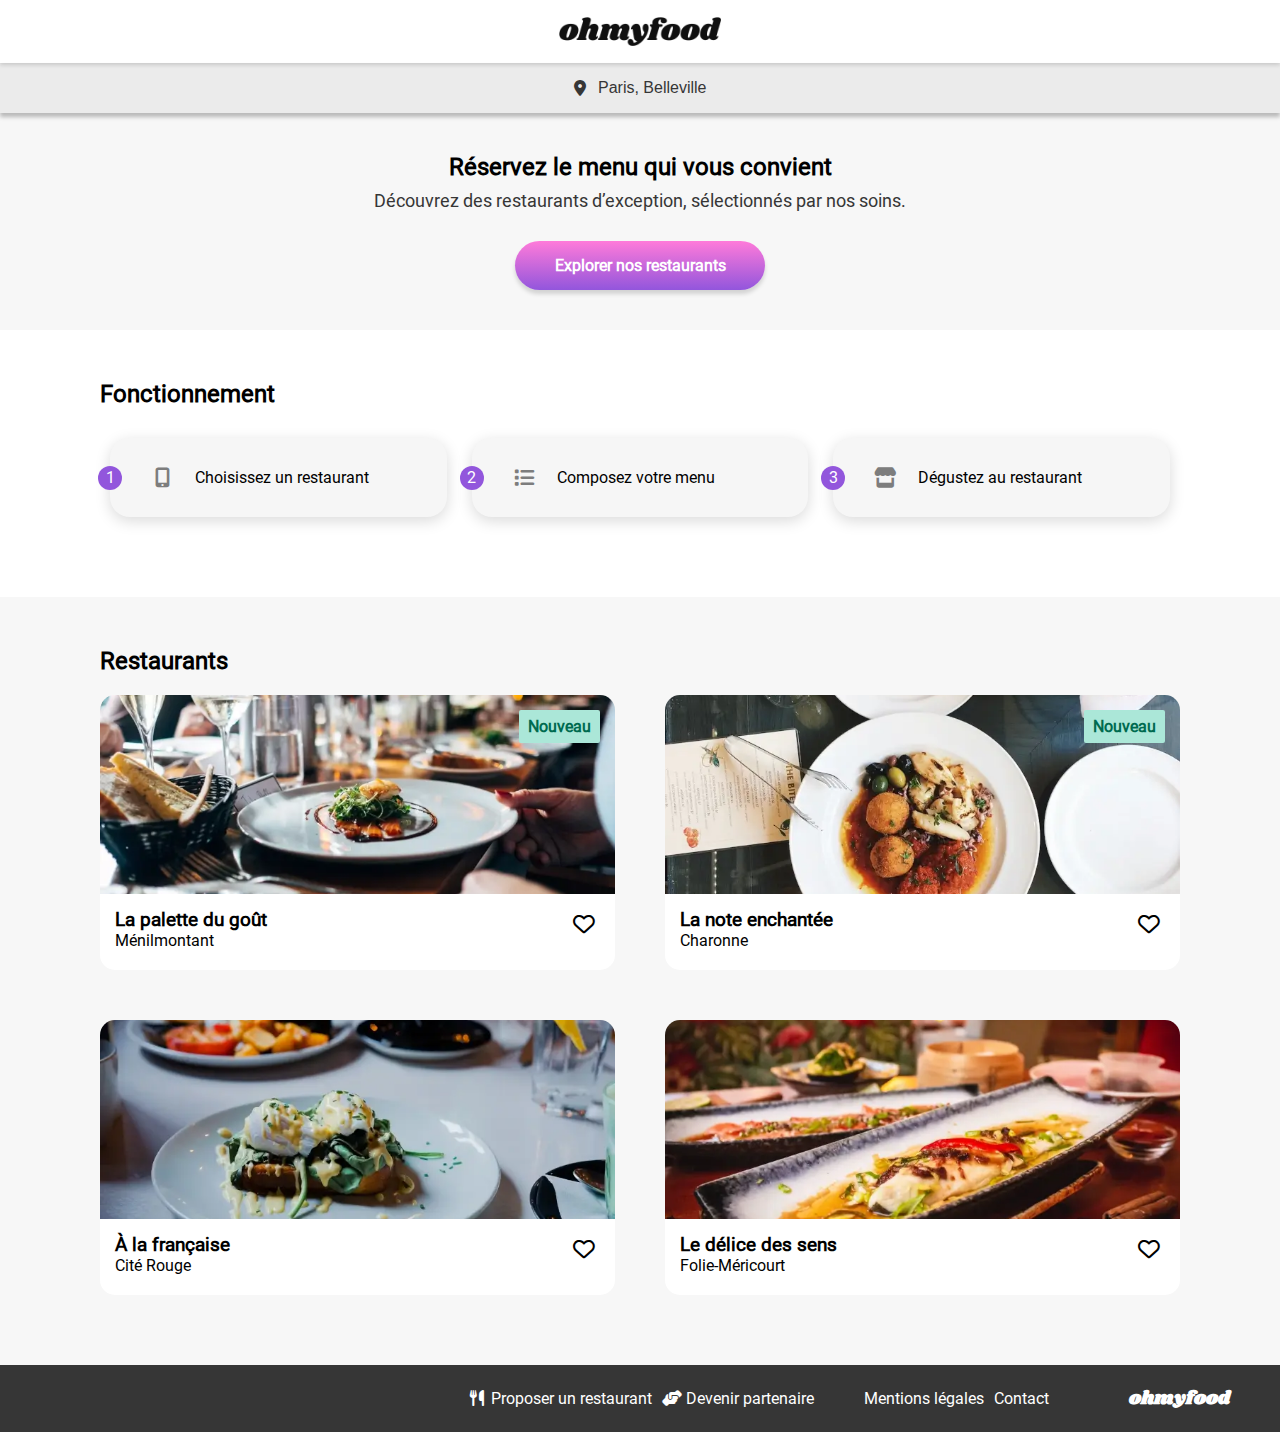
<file: index.html>
<!DOCTYPE html>
<html lang="fr">

<head>
    <meta charset="utf-8">
    <meta name="viewport" content="width=device-width, initial-scale=1.0">

    <title>ohmyfood</title>

    <meta
        name="description"
        content="Réservez le menu qui vous convient - Découvrez des restaurants d’exception, sélectionnés par nos soins"
    >

    <link rel="stylesheet" href="style/css/fa.min.css">
    <link rel="stylesheet" href="style/css/home.css">
</head>

<body>
    <div class="loader">
        <span class="fa-stack fa-10x">
            <i class="fa-solid fa-circle-notch fa-stack-2x"></i>
            <i class="fa-solid fa-utensils fa-stack-1x"></i>
        </span>
    </div>

    <header>
        <img src="images/ohmyfood.webp" alt="Logo OhMyFood">
    </header>

    <form>
        <label class="fa-solid fa-location-dot" for="location" aria-label="Rechercher"></label>
        <input type="search" id="location" value="Paris, Belleville">
    </form>

    <main>
        <hgroup>
            <h1>Réservez le menu qui vous convient</h1>

            <p>
                Découvrez des restaurants d’exception, sélectionnés par nos soins.

                <a href="#restaurants" class="btn">
                    Explorer nos restaurants
                </a>
            </p>
        </hgroup>

        <section>
            <h2>Fonctionnement</h2>

            <ol>
                <li>
                    <i class="fa-solid fa-mobile-alt fa-lg fa-fw"></i>
                    Choisissez un restaurant
                </li>

                <li>
                    <i class="fa-solid fa-list fa-lg fa-fw"></i>
                    Composez votre menu
                </li>

                <li>
                    <i class="fa-solid fa-store fa-lg fa-fw"></i>
                    Dégustez au restaurant
                </li>
            </ol>
        </section>

        <article id="restaurants">
            <h2>Restaurants</h2>

            <ul>
                <li>
                    <figure>
                        <a href="menus/la-palette-du-gout.html">
                            <b>Nouveau</b>
                            <img src="images/restaurants/la-palette-du-gout-thumb.webp"
                                alt="Table dressée avec assiettes d'entrées, corbeille de pain & verres de vins"
                            >
                        </a>

                        <figcaption>
                            <a href="menus/la-palette-du-gout.html">
                                <h3>La palette du goût</h3>
                                <p>Ménilmontant</p>
                            </a>

                            <label class="heart" aria-label="Ajouter au favoris">
                                <input type="checkbox">
                                <i class="fa-regular fa-heart"></i>
                                <i class="fa-solid fa-heart"></i>
                            </label>
                        </figcaption>
                    </figure>
                </li>

                <li>
                    <figure>
                        <a href="menus/la-note-enchantee.html">
                            <b>Nouveau</b>
                            <img src="images/restaurants/la-note-enchantee-thumb.webp"
                                alt="Table dressée avec entrée, plat, pain & apéritifs"
                            >
                        </a>

                        <figcaption>
                            <a href="menus/la-note-enchantee.html">
                                <h3>La note enchantée</h3>
                                <p>Charonne</p>
                            </a>

                            <label class="heart" aria-label="Ajouter au favoris">
                                <input type="checkbox">
                                <i class="fa-regular fa-heart"></i>
                                <i class="fa-solid fa-heart"></i>
                            </label>
                        </figcaption>
                    </figure>
                </li>

                <li>
                    <figure>
                        <a href="menus/a-la-francaise.html">
                            <img
                            src="images/restaurants/a-la-francaise-thumb.webp"
                            alt="Table dressée avec entrée, plat & café"
                        >
                        </a>

                        <figcaption>
                            <a href="menus/a-la-francaise.html">
                                <h3>À la française</h3>
                                <p>Cité Rouge</p>
                            </a>

                            <label class="heart" aria-label="Ajouter au favoris">
                                <input type="checkbox">
                                <i class="fa-regular fa-heart"></i>
                                <i class="fa-solid fa-heart"></i>
                            </label>
                        </figcaption>
                    </figure>
                </li>

                <li>
                    <figure>
                        <a href="menus/le-delice-des-sens.html">
                            <img
                            src="images/restaurants/le-delice-des-sens-thumb.webp"
                            alt="Plats de poissons & de légumes & panier vapeur"
                        >
                        </a>

                        <figcaption>
                            <a href="menus/le-delice-des-sens.html">
                                <h3>Le délice des sens</h3>
                                <p>Folie-Méricourt</p>
                            </a>

                            <label class="heart" aria-label="Ajouter au favoris">
                                <input type="checkbox">
                                <i class="fa-regular fa-heart"></i>
                                <i class="fa-solid fa-heart"></i>
                            </label>
                        </figcaption>
                    </figure>
                </li>
            </ul>
        </article>
    </main>

    <footer>
        <h3>ohmyfood</h3>

        <ul>
            <li>
                <a href="#">
                    <i class="fa-solid fa-utensils fa-fw"></i>
                    Proposer un restaurant
                </a>
            </li>
            <li>
                <a href="#">
                    <i class="fa-solid fa-handshake-angle fa-fw"></i>
                    Devenir partenaire
                </a>
            </li>
            <li>
                <a href="#">Mentions légales</a>
            </li>
            <li>
                <a href="mailto:contact@ohmyfood.fr">Contact</a>
            </li>
        </ul>
    </footer>
</body>
</html>
</file>
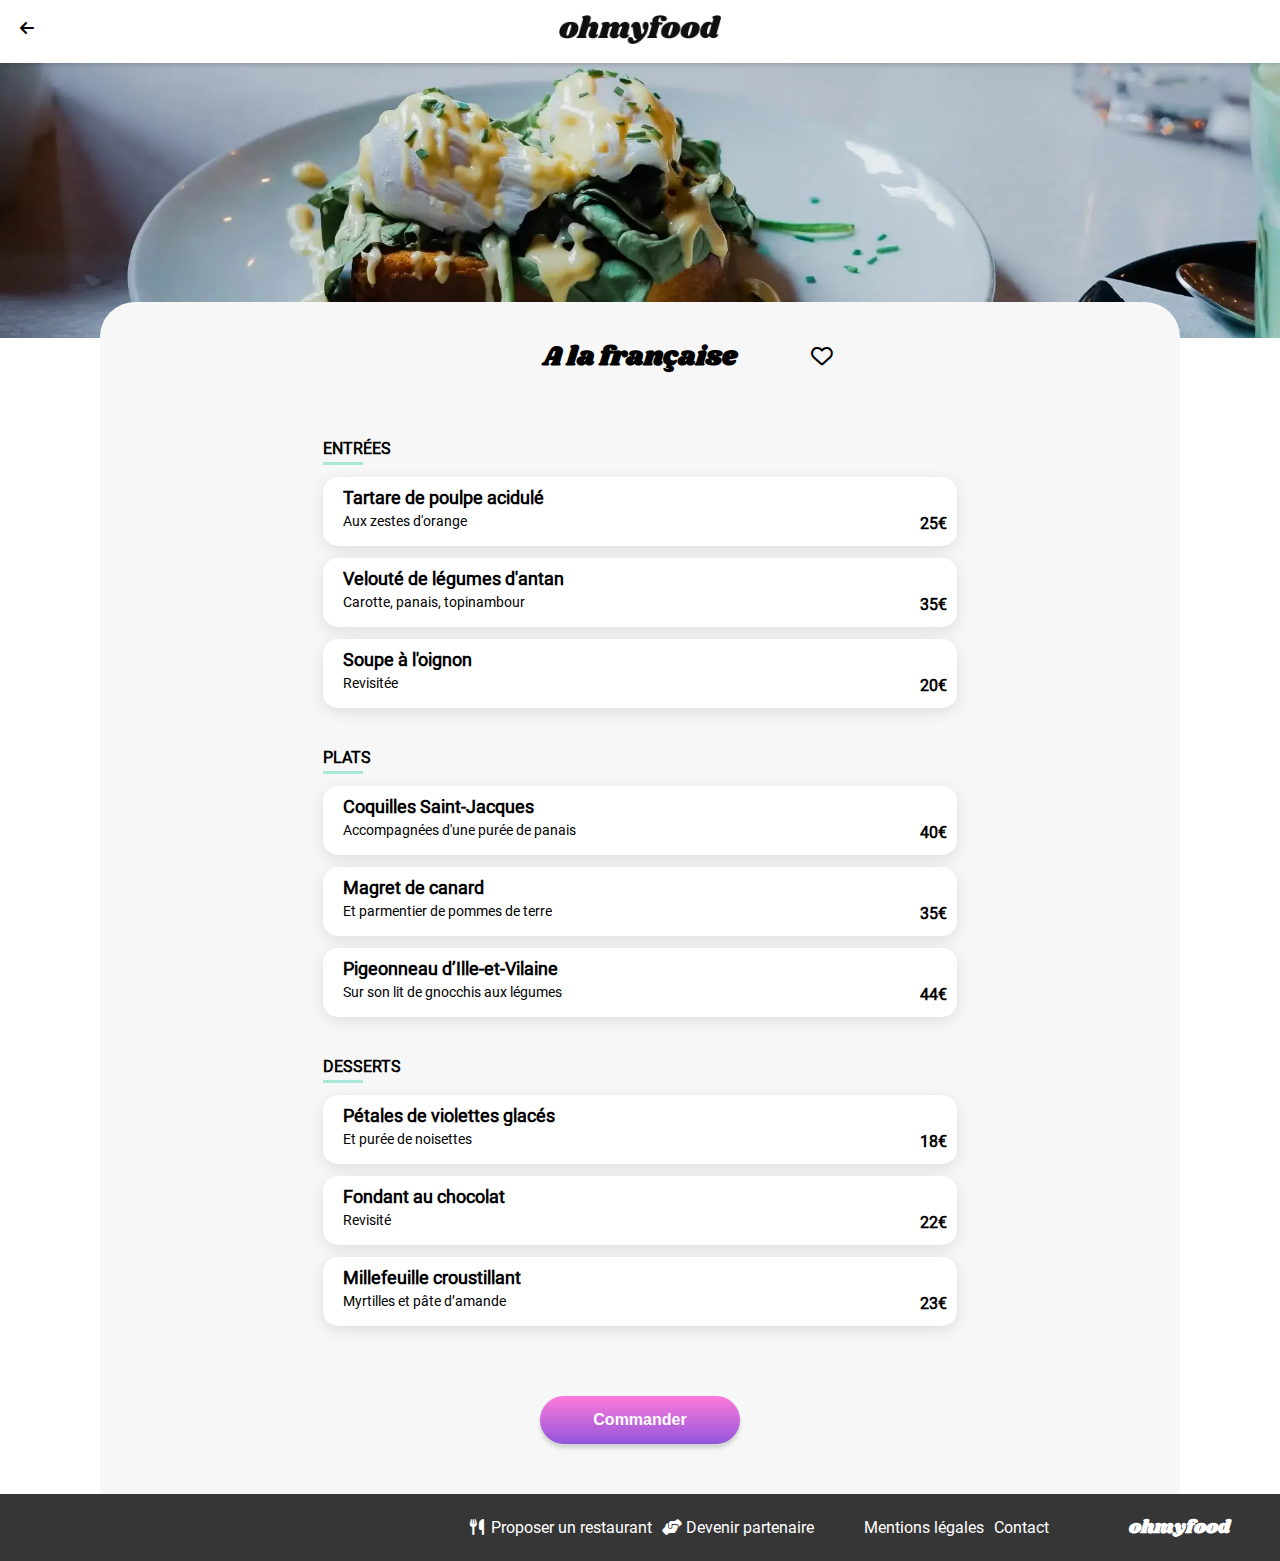
<file: menus/a-la-francaise.html>
<!DOCTYPE html>
<html lang="fr">

<head>
    <meta charset="utf-8">
    <meta name="viewport" content="width=device-width, initial-scale=1.0">

    <title>A la française</title>

    <meta
        name="description"
        content="Restaurant proposant du poulpe, des légumes d'antan, des coquilles Saint-Jacques, du magret de canard, du pigeonneau, de la violette, du fondant au chocolat & du Millefeuille."
    >

    <link rel="stylesheet" href="../style/css/fa.min.css">
    <link rel="stylesheet" href="../style/css/menus.css">
</head>

<body>
    <header>
        <a href="../index.html">
            <i class="fa-solid fa-arrow-left"></i>
            <img src="../images/ohmyfood.webp" alt="Logo OhMyFood">
        </a>
    </header>

    <main>
        <figure>
            <img
                src="../images/restaurants/a-la-francaise.webp"
                alt="Table dressée avec entrée, plat & café"
            >
        </figure>

        <article>
            <hgroup>
                <h1>A la française</h1>

                <p>
                    <label class="heart" aria-label="Ajouter au favoris">
                        <input type="checkbox">
                        <i class="fa-regular fa-heart"></i>
                        <i class="fa-solid fa-heart"></i>
                    </label>
                </p>
            </hgroup>

            <section>
                <h2>Entrées</h2>
                <div></div>

                <ul>
                    <li>
                        <hgroup>
                            <h3>Tartare de poulpe acidulé</h3>
                            <p>Aux zestes d'orange</p>
                        </hgroup>

                        <span>
                            <b>25€</b>
                            <i class="fa-solid fa-circle-check fa-lg"></i>
                        </span>
                    </li>

                    <li>
                        <hgroup>
                            <h3>Velouté de légumes d'antan</h3>
                            <p>Carotte, panais, topinambour</p>
                        </hgroup>

                        <span>
                            <b>35€</b>
                            <i class="fa-solid fa-circle-check fa-lg"></i>
                        </span>
                    </li>

                    <li>
                        <hgroup>
                            <h3>Soupe à l'oignon</h3>
                            <p>Revisitée</p>
                        </hgroup>

                        <span>
                            <b>20€</b>
                            <i class="fa-solid fa-circle-check fa-lg"></i>
                        </span>
                    </li>
                </ul>
            </section>

            <section>
                <h2>Plats</h2>
                <div></div>

                <ul>
                    <li>
                        <hgroup>
                            <h3>Coquilles Saint-Jacques</h3>
                            <p>Accompagnées d'une purée de panais</p>
                        </hgroup>

                        <span>
                            <b>40€</b>
                            <i class="fa-solid fa-circle-check fa-lg"></i>
                        </span>
                    </li>

                    <li>
                        <hgroup>
                            <h3>Magret de canard</h3>
                            <p>Et parmentier de pommes de terre</p>
                        </hgroup>

                        <span>
                            <b>35€</b>
                            <i class="fa-solid fa-circle-check fa-lg"></i>
                        </span>
                    </li>

                    <li>
                        <hgroup>
                            <h3>Pigeonneau d’Ille-et-Vilaine</h3>
                            <p>Sur son lit de gnocchis aux légumes</p>
                        </hgroup>

                        <span>
                            <b>44€</b>
                            <i class="fa-solid fa-circle-check fa-lg"></i>
                        </span>
                    </li>
                </ul>
            </section>

            <section>
                <h2>Desserts</h2>
                <div></div>

                    <ul>
                    <li>
                        <hgroup>
                            <h3>Pétales de violettes glacés</h3>
                            <p>Et purée de noisettes</p>
                        </hgroup>

                        <span>
                            <b>18€</b>
                            <i class="fa-solid fa-circle-check fa-lg"></i>
                        </span>
                    </li>

                    <li>
                        <hgroup>
                            <h3>Fondant au chocolat</h3>
                            <p>Revisité</p>
                        </hgroup>

                        <span>
                            <b>22€</b>
                            <i class="fa-solid fa-circle-check fa-lg"></i>
                        </span>
                    </li>

                    <li>
                        <hgroup>
                            <h3>Millefeuille croustillant</h3>
                            <p>Myrtilles et pâte d’amande</p>
                        </hgroup>

                        <span>
                            <b>23€</b>
                            <i class="fa-solid fa-circle-check fa-lg"></i>
                        </span>
                    </li>
                </ul>
            </section>

            <button class="btn">Commander</button>
        </article>
    </main>

    <footer>
        <h3>ohmyfood</h3>

        <ul>
            <li>
                <a href="#">
                    <i class="fa-solid fa-utensils fa-fw"></i>
                    Proposer un restaurant
                </a>
            </li>
            <li>
                <a href="#">
                    <i class="fa-solid fa-handshake-angle fa-fw"></i>
                    Devenir partenaire
                </a>
            </li>
            <li>
                <a href="#">Mentions légales</a>
            </li>
            <li>
                <a href="mailto:contact@ohmyfood.fr">Contact</a>
            </li>
        </ul>
    </footer>
</body>
</html>
</file>
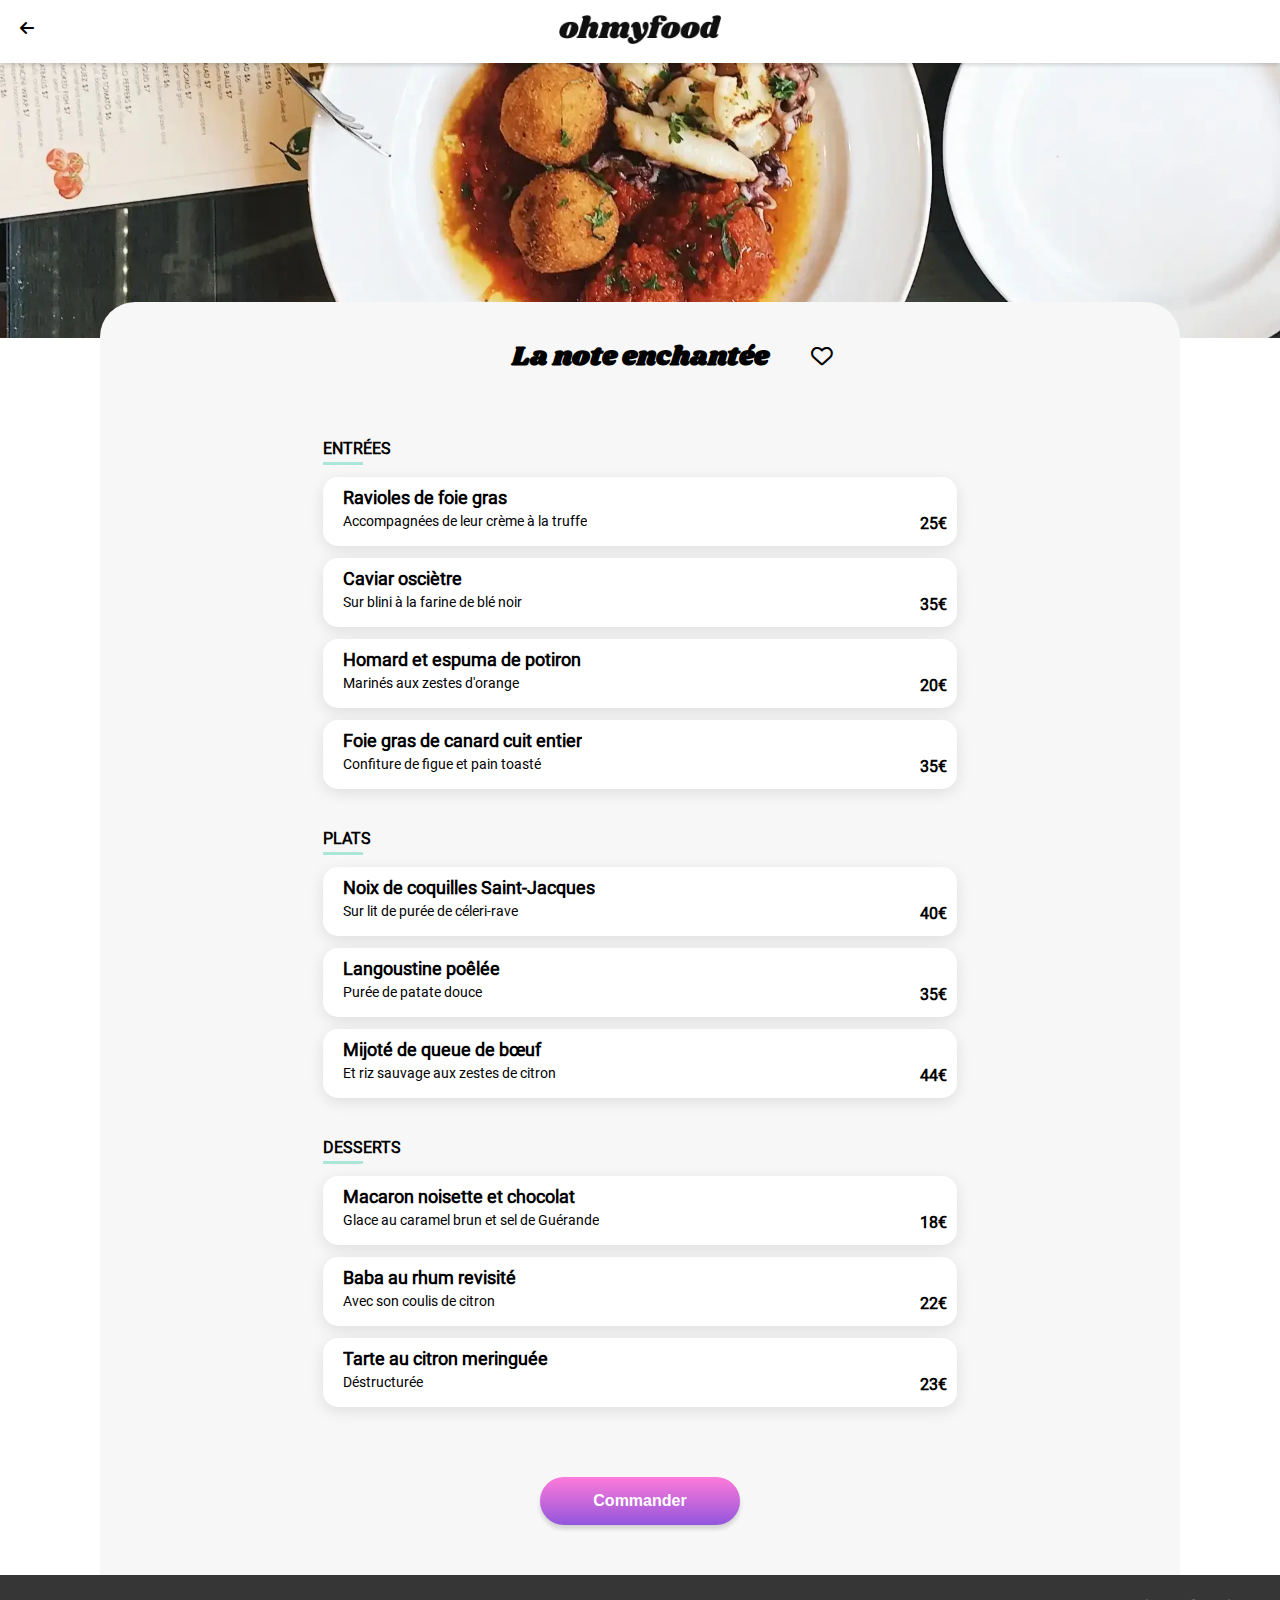
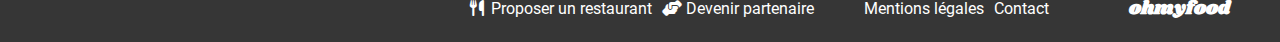
<file: menus/la-note-enchantee.html>
<!DOCTYPE html>
<html lang="fr">

<head>
    <meta charset="utf-8">
    <meta name="viewport" content="width=device-width, initial-scale=1.0">

    <title>La Note Enchantée</title>

    <meta
        name="description"
        content="Restaurant proposant du foie gras, de la truffe, du caviar, du homard, la langoustine, du boeuf, des ci=oquilles Saint-Jacques, des macarons, des babas au rhum & des tartes au citron."
    >

    <link rel="stylesheet" href="../style/css/fa.min.css">
    <link rel="stylesheet" href="../style/css/menus.css">
</head>

<body>
    <header>
        <a href="../index.html">
            <i class="fa-solid fa-arrow-left"></i>
            <img src="../images/ohmyfood.webp" alt="Logo OhMyFood">
        </a>
    </header>

    <main>
        <figure>
            <img
                src="../images/restaurants/la-note-enchantee.webp"
                alt="Table dressée avec entrée, plat, pain & apéritifs"
            >
        </figure>

        <article>
            <hgroup>
                <h1>La note enchantée</h1>

                <p>
                    <label class="heart" aria-label="Ajouter au favoris">
                        <input type="checkbox">
                        <i class="fa-regular fa-heart"></i>
                        <i class="fa-solid fa-heart"></i>
                    </label>
                </p>
            </hgroup>

            <section>
                <h2>Entrées</h2>
                <div></div>

                <ul>
                    <li>
                        <hgroup>
                            <h3>Ravioles de foie gras</h3>
                            <p>Accompagnées de leur crème à la truffe</p>
                        </hgroup>

                        <span>
                            <b>25€</b>
                            <i class="fa-solid fa-circle-check fa-lg"></i>
                        </span>
                    </li>

                    <li>
                        <hgroup>
                            <h3>Caviar osciètre</h3>
                            <p>Sur blini à la farine de blé noir</p>
                        </hgroup>

                        <span>
                            <b>35€</b>
                            <i class="fa-solid fa-circle-check fa-lg"></i>
                        </span>
                    </li>

                    <li>
                        <hgroup>
                            <h3>Homard et espuma de potiron</h3>
                            <p>Marinés aux zestes d'orange</p>
                        </hgroup>

                        <span>
                            <b>20€</b>
                            <i class="fa-solid fa-circle-check fa-lg"></i>
                        </span>
                    </li>

                    <li>
                        <hgroup>
                            <h3>Foie gras de canard cuit entier</h3>
                            <p>Confiture de figue et pain toasté</p>
                        </hgroup>

                        <span>
                            <b>35€</b>
                            <i class="fa-solid fa-circle-check fa-lg"></i>
                        </span>
                    </li>
                </ul>
            </section>

            <section>
                <h2>Plats</h2>
                <div></div>

                <ul>
                    <li>
                        <hgroup>
                            <h3>Noix de coquilles Saint-Jacques</h3>
                            <p>Sur lit de purée de céleri-rave</p>
                        </hgroup>

                        <span>
                            <b>40€</b>
                            <i class="fa-solid fa-circle-check fa-lg"></i>
                        </span>
                    </li>

                    <li>
                        <hgroup>
                            <h3>Langoustine poêlée</h3>
                            <p>Purée de patate douce</p>
                        </hgroup>

                        <span>
                            <b>35€</b>
                            <i class="fa-solid fa-circle-check fa-lg"></i>
                        </span>
                    </li>

                    <li>
                        <hgroup>
                            <h3>Mijoté de queue de bœuf</h3>
                            <p>Et riz sauvage aux zestes de citron</p>
                        </hgroup>

                        <span>
                            <b>44€</b>
                            <i class="fa-solid fa-circle-check fa-lg"></i>
                        </span>
                    </li>
                </ul>
            </section>

            <section>
                <h2>Desserts</h2>
                <div></div>

                <ul>
                    <li>
                        <hgroup>
                            <h3>Macaron noisette et chocolat</h3>
                            <p>Glace au caramel brun et sel de Guérande</p>
                        </hgroup>

                        <span>
                            <b>18€</b>
                            <i class="fa-solid fa-circle-check fa-lg"></i>
                        </span>
                    </li>

                    <li>
                        <hgroup>
                            <h3>Baba au rhum revisité</h3>
                            <p>Avec son coulis de citron</p>
                        </hgroup>

                        <span>
                            <b>22€</b>
                            <i class="fa-solid fa-circle-check fa-lg"></i>
                        </span>
                    </li>

                    <li>
                        <hgroup>
                            <h3>Tarte au citron meringuée</h3>
                            <p>Déstructurée</p>
                        </hgroup>

                        <span>
                            <b>23€</b>
                            <i class="fa-solid fa-circle-check fa-lg"></i>
                        </span>
                    </li>
                </ul>
            </section>

            <button class="btn">Commander</button>
        </article>
    </main>

    <footer>
        <h3>ohmyfood</h3>

        <ul>
            <li>
                <a href="#">
                    <i class="fa-solid fa-utensils fa-fw"></i>
                    Proposer un restaurant
                </a>
            </li>
            <li>
                <a href="#">
                    <i class="fa-solid fa-handshake-angle fa-fw"></i>
                    Devenir partenaire
                </a>
            </li>
            <li>
                <a href="#">Mentions légales</a>
            </li>
            <li>
                <a href="mailto:contact@ohmyfood.fr">Contact</a>
            </li>
        </ul>
    </footer>
</body>
</html>
</file>
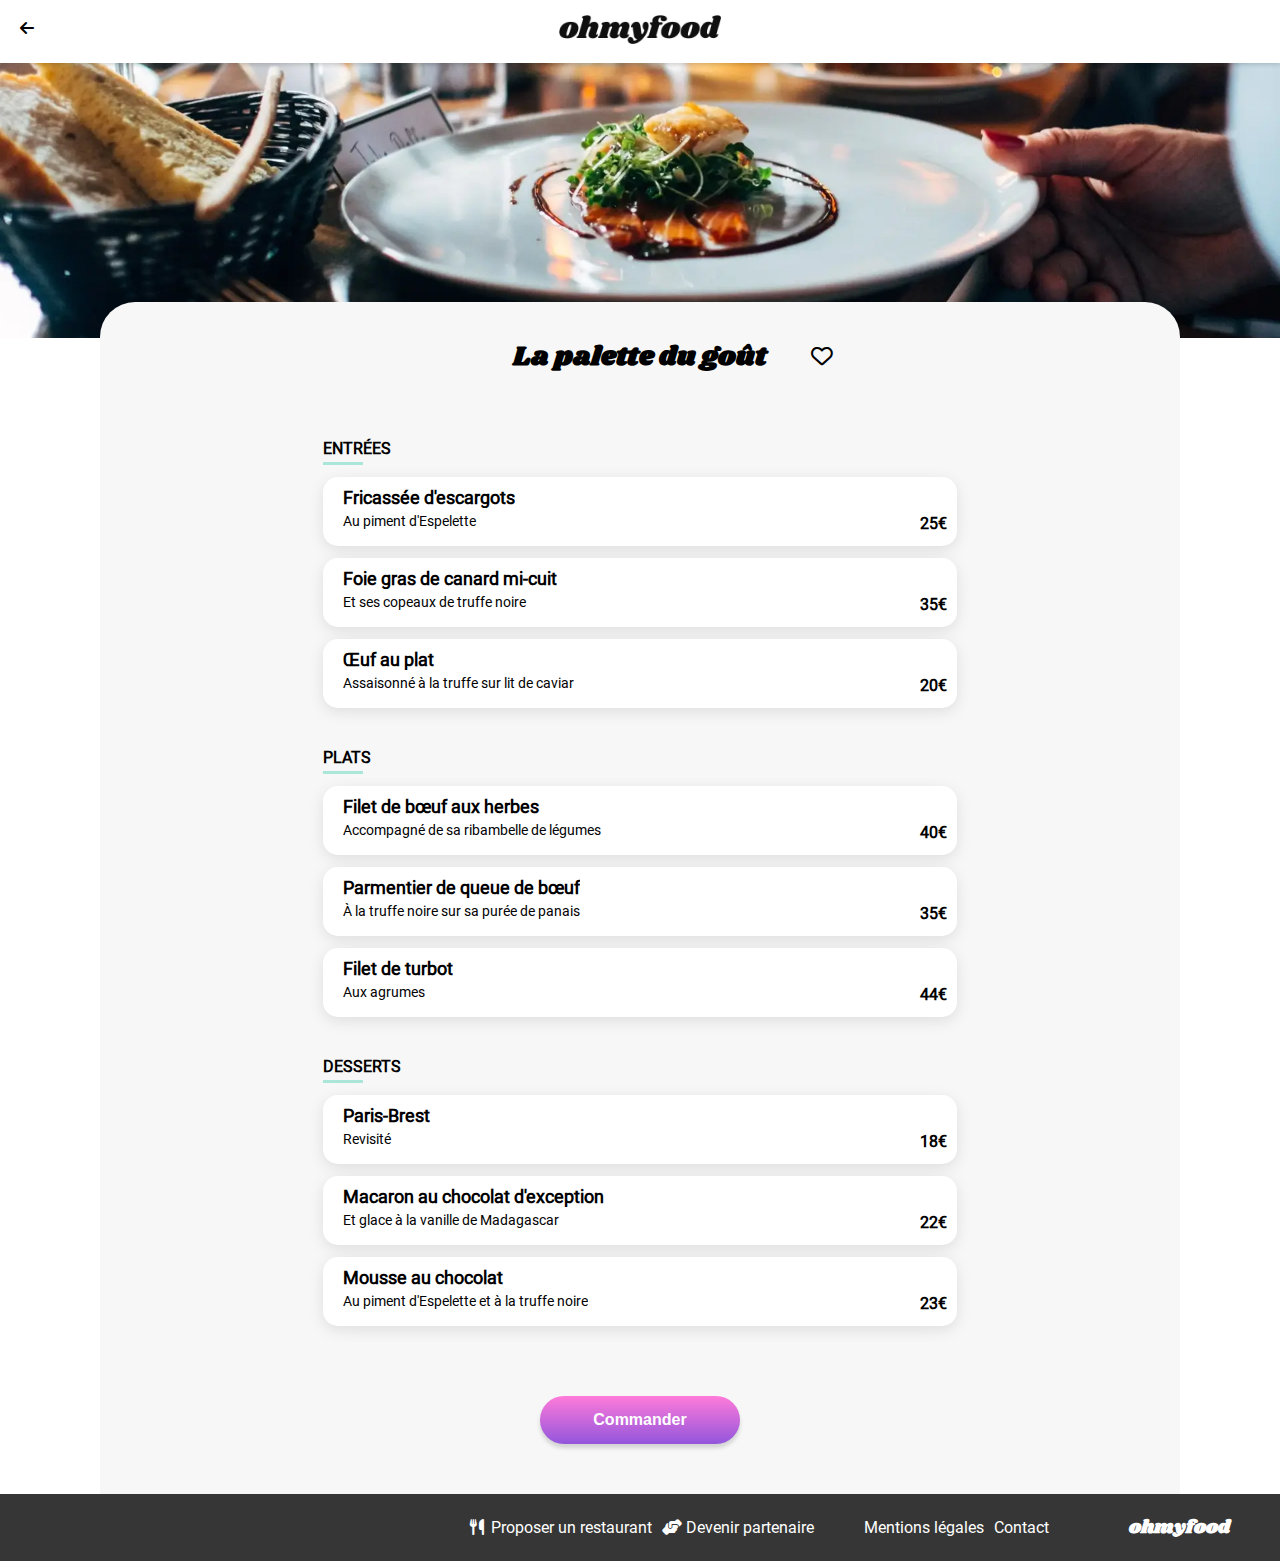
<file: menus/la-palette-du-gout.html>
<!DOCTYPE html>
<html lang="fr">

<head>
    <meta charset="utf-8">
    <meta name="viewport" content="width=device-width, initial-scale=1.0">

    <title>La Palette du Goût</title>

    <meta
        name="description"
        content="Restaurant proposant des escargots, du foie gras, de la truffe, du boeuf, du turbot, des Paris-Brest, des macarons & de la mousse au chocolat."
    >

    <link rel="stylesheet" href="../style/css/fa.min.css">
    <link rel="stylesheet" href="../style/css/menus.css">
</head>

<body>
    <header>
        <a href="../index.html">
            <i class="fa-solid fa-arrow-left"></i>
            <img src="../images/ohmyfood.webp" alt="Logo OhMyFood">
        </a>
    </header>

    <main>
        <figure>
            <img
                src="../images/restaurants/la-palette-du-gout.webp"
                alt="Table dressée avec assiettes d'entrées, corbeille de pain & verres de vins"
            >
        </figure>

        <article>
            <hgroup>
                <h1>La palette du goût</h1>

                <p>
                    <label class="heart" aria-label="Ajouter au favoris">
                        <input type="checkbox">
                        <i class="fa-regular fa-heart"></i>
                        <i class="fa-solid fa-heart"></i>
                    </label>
                </p>
            </hgroup>

            <section>
                <h2>Entrées</h2>
                <div></div>

                <ul>
                    <li>
                        <hgroup>
                            <h3>Fricassée d'escargots</h3>
                            <p>Au piment d'Espelette</p>
                        </hgroup>

                        <span>
                            <b>25€</b>
                            <i class="fa-solid fa-circle-check fa-lg"></i>
                        </span>
                    </li>

                    <li>
                        <hgroup>
                            <h3>Foie gras de canard mi-cuit</h3>
                            <p>Et ses copeaux de truffe noire</p>
                        </hgroup>

                        <span>
                            <b>35€</b>
                            <i class="fa-solid fa-circle-check fa-lg"></i>
                        </span>
                    </li>

                    <li>
                        <hgroup>
                            <h3>Œuf au plat</h3>
                            <p>Assaisonné à la truffe sur lit de caviar</p>
                        </hgroup>

                        <span>
                            <b>20€</b>
                            <i class="fa-solid fa-circle-check fa-lg"></i>
                        </span>
                    </li>
                </ul>
            </section>

            <section>
                <h2>Plats</h2>
                <div></div>

                <ul>
                    <li>
                        <hgroup>
                            <h3>Filet de bœuf aux herbes</h3>
                            <p>Accompagné de sa ribambelle de légumes</p>
                        </hgroup>

                        <span>
                            <b>40€</b>
                            <i class="fa-solid fa-circle-check fa-lg"></i>
                        </span>
                    </li>

                    <li>
                        <hgroup>
                            <h3>Parmentier de queue de bœuf</h3>
                            <p>À la truffe noire sur sa purée de panais</p>
                        </hgroup>

                        <span>
                            <b>35€</b>
                            <i class="fa-solid fa-circle-check fa-lg"></i>
                        </span>
                    </li>

                    <li>
                        <hgroup>
                            <h3>Filet de turbot</h3>
                            <p>Aux agrumes</p>
                        </hgroup>

                        <span>
                            <b>44€</b>
                            <i class="fa-solid fa-circle-check fa-lg"></i>
                        </span>
                    </li>
                </ul>
            </section>

            <section>
                <h2>Desserts</h2>
                <div></div>

                <ul>
                    <li>
                        <hgroup>
                            <h3>Paris-Brest</h3>
                            <p>Revisité</p>
                        </hgroup>

                        <span>
                            <b>18€</b>
                            <i class="fa-solid fa-circle-check fa-lg"></i>
                        </span>
                    </li>

                    <li>
                        <hgroup>
                            <h3>Macaron au chocolat d'exception</h3>
                            <p>Et glace à la vanille de Madagascar</p>
                        </hgroup>

                        <span>
                            <b>22€</b>
                            <i class="fa-solid fa-circle-check fa-lg"></i>
                        </span>
                    </li>

                    <li>
                        <hgroup>
                            <h3>Mousse au chocolat</h3>
                            <p>Au piment d'Espelette et à la truffe noire</p>
                        </hgroup>

                        <span>
                            <b>23€</b>
                            <i class="fa-solid fa-circle-check fa-lg"></i>
                        </span>
                    </li>
                </ul>
            </section>

            <button class="btn">Commander</button>
        </article>
    </main>

    <footer>
        <h3>ohmyfood</h3>

        <ul>
            <li>
                <a href="#">
                    <i class="fa-solid fa-utensils fa-fw"></i>
                    Proposer un restaurant
                </a>
            </li>
            <li>
                <a href="#">
                    <i class="fa-solid fa-handshake-angle fa-fw"></i>
                    Devenir partenaire
                </a>
            </li>
            <li>
                <a href="#">Mentions légales</a>
            </li>
            <li>
                <a href="mailto:contact@ohmyfood.fr">Contact</a>
            </li>
        </ul>
    </footer>
</body>
</html>
</file>
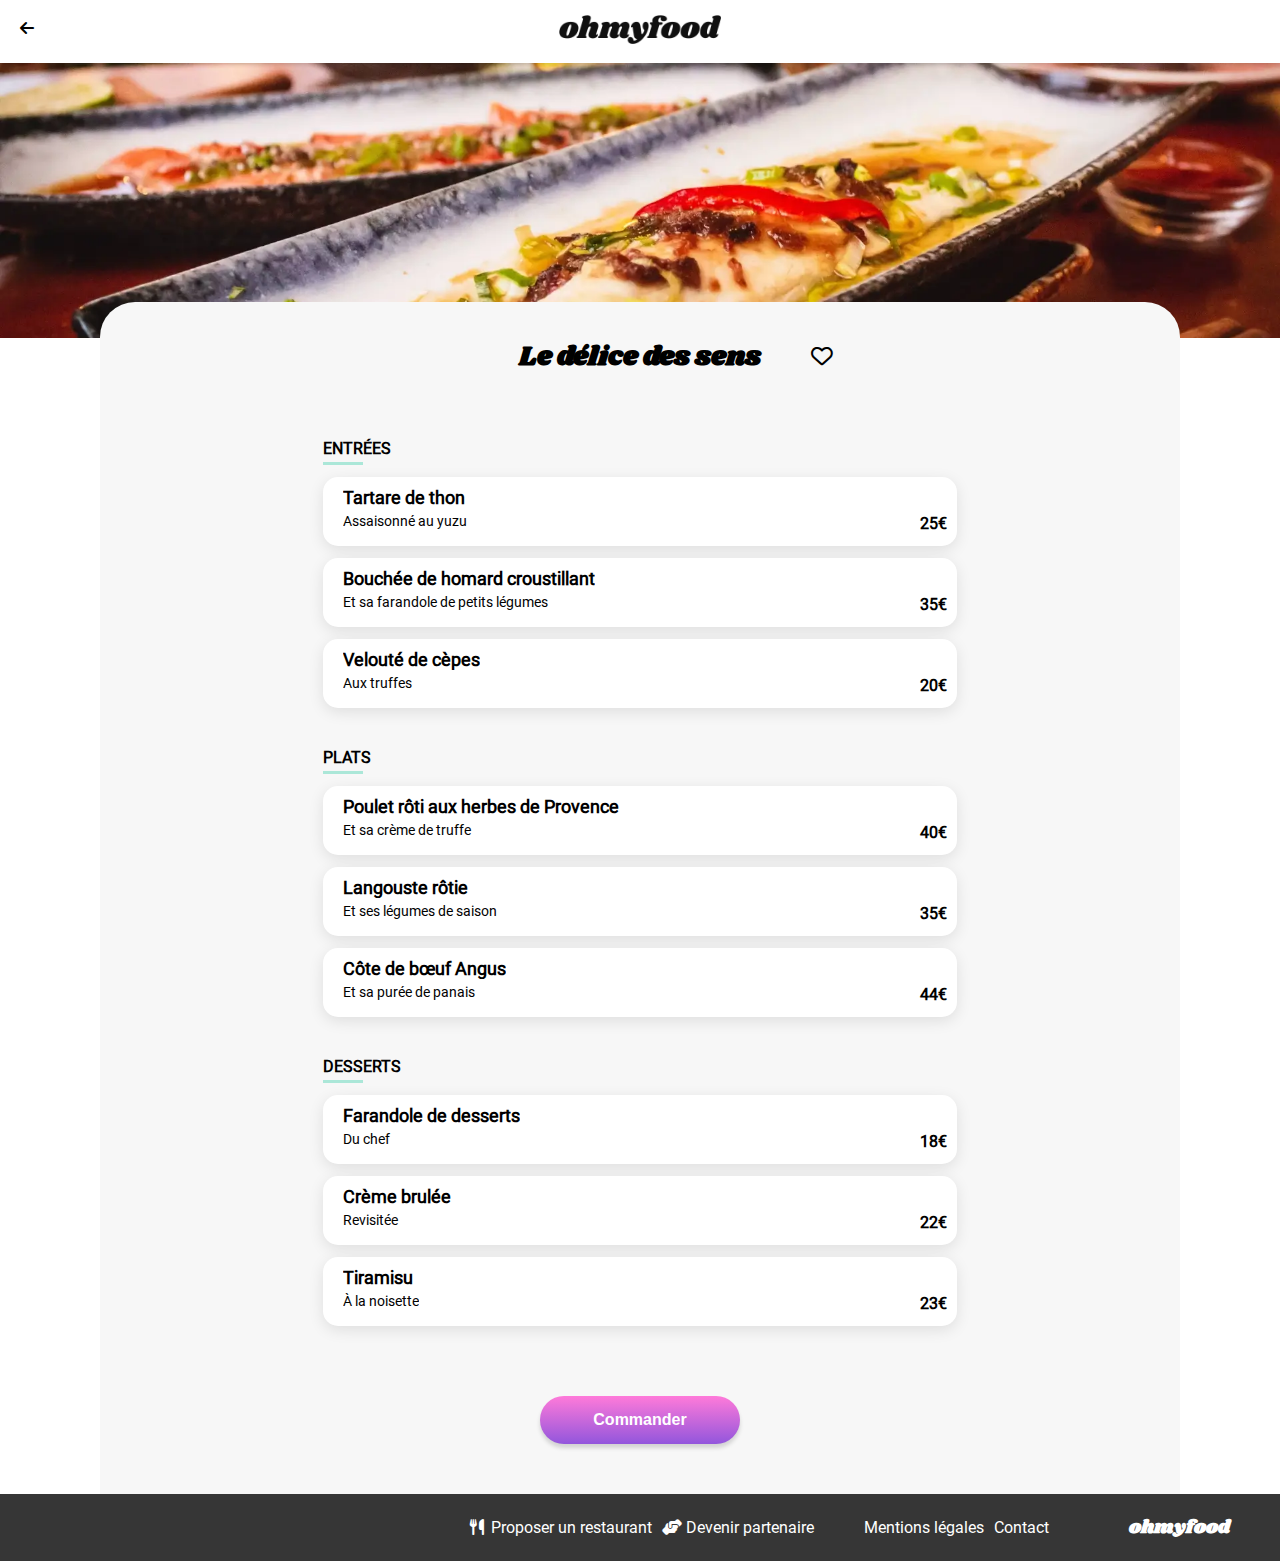
<file: menus/le-delice-des-sens.html>
<!DOCTYPE html>
<html lang="fr">

<head>
    <meta charset="utf-8">
    <meta name="viewport" content="width=device-width, initial-scale=1.0">

    <title>Le Délice des Sens</title>

    <meta
        name="description"
        content="Restaurant proposant ."
    >

    <link rel="stylesheet" href="../style/css/fa.min.css">
    <link rel="stylesheet" href="../style/css/menus.css">
</head>

<body>
    <header>
        <a href="../index.html">
            <i class="fa-solid fa-arrow-left"></i>
            <img src="../images/ohmyfood.webp" alt="Logo OhMyFood">
        </a>
    </header>

    <main>
        <figure>
            <img
                src="../images/restaurants/le-delice-des-sens.webp"
                alt="Table dressée avec assiettes d'entrées, corbeille de pain & verres de vins"
            >
        </figure>

        <article>
            <hgroup>
                <h1>Le délice des sens</h1>

                <p>
                    <label class="heart" aria-label="Ajouter au favoris">
                        <input type="checkbox">
                        <i class="fa-regular fa-heart"></i>
                        <i class="fa-solid fa-heart"></i>
                    </label>
                </p>
            </hgroup>

            <section>
                <h2>Entrées</h2>
                <div></div>

                <ul>
                    <li>
                        <hgroup>
                            <h3>Tartare de thon</h3>
                            <p>Assaisonné au yuzu</p>
                        </hgroup>

                        <span>
                            <b>25€</b>
                            <i class="fa-solid fa-circle-check fa-lg"></i>
                        </span>
                    </li>

                    <li>
                        <hgroup>
                            <h3>Bouchée de homard croustillant</h3>
                            <p>Et sa farandole de petits légumes</p>
                        </hgroup>

                        <span>
                            <b>35€</b>
                            <i class="fa-solid fa-circle-check fa-lg"></i>
                        </span>
                    </li>

                    <li>
                        <hgroup>
                            <h3>Velouté de cèpes</h3>
                            <p>Aux truffes</p>
                        </hgroup>

                        <span>
                            <b>20€</b>
                            <i class="fa-solid fa-circle-check fa-lg"></i>
                        </span>
                    </li>
                </ul>
            </section>

            <section>
                <h2>Plats</h2>
                <div></div>

                <ul>
                    <li>
                        <hgroup>
                            <h3>Poulet rôti aux herbes de Provence</h3>
                            <p>Et sa crème de truffe</p>
                        </hgroup>

                        <span>
                            <b>40€</b>
                            <i class="fa-solid fa-circle-check fa-lg"></i>
                        </span>
                    </li>

                    <li>
                        <hgroup>
                            <h3>Langouste rôtie</h3>
                            <p>Et ses légumes de saison</p>
                        </hgroup>

                        <span>
                            <b>35€</b>
                            <i class="fa-solid fa-circle-check fa-lg"></i>
                        </span>
                    </li>

                    <li>
                        <hgroup>
                            <h3>Côte de bœuf Angus</h3>
                            <p>Et sa purée de panais</p>
                        </hgroup>

                        <span>
                            <b>44€</b>
                            <i class="fa-solid fa-circle-check fa-lg"></i>
                        </span>
                    </li>
                </ul>
            </section>

            <section>
                <h2>Desserts</h2>
                <div></div>

                <ul>
                    <li>
                        <hgroup>
                            <h3>Farandole de desserts</h3>
                            <p>Du chef</p>
                        </hgroup>

                        <span>
                            <b>18€</b>
                            <i class="fa-solid fa-circle-check fa-lg"></i>
                        </span>
                    </li>

                    <li>
                        <hgroup>
                            <h3>Crème brulée</h3>
                            <p>Revisitée</p>
                        </hgroup>

                        <span>
                            <b>22€</b>
                            <i class="fa-solid fa-circle-check fa-lg"></i>
                        </span>
                    </li>

                    <li>
                        <hgroup>
                            <h3>Tiramisu</h3>
                            <p>À la noisette</p>
                        </hgroup>

                        <span>
                            <b>23€</b>
                            <i class="fa-solid fa-circle-check fa-lg"></i>
                        </span>
                    </li>
                </ul>
            </section>

            <button class="btn">Commander</button>
        </article>
    </main>

    <footer>
        <h3>ohmyfood</h3>

        <ul>
            <li>
                <a href="#">
                    <i class="fa-solid fa-utensils fa-fw"></i>
                    Proposer un restaurant
                </a>
            </li>
            <li>
                <a href="#">
                    <i class="fa-solid fa-handshake-angle fa-fw"></i>
                    Devenir partenaire
                </a>
            </li>
            <li>
                <a href="#">Mentions légales</a>
            </li>
            <li>
                <a href="mailto:contact@ohmyfood.fr">Contact</a>
            </li>
        </ul>
    </footer>
</body>
</html>
</file>
<file: style/css/home.css>
/* ********** FONT-FACE ********** */
@font-face {
  font-family: Roboto;
  font-style: normal;
  font-weight: 400;
  font-display: swap;
  src: local("Roboto-Regular"), url("../../fonts/Roboto-Regular.woff2") format("woff2");
}
@font-face {
  font-family: Shrikhand;
  font-style: normal;
  font-weight: 400;
  font-display: swap;
  src: local("Shrikhand-Regular"), url("../../fonts/Shrikhand-Regular.woff2") format("woff2");
}
/* ********** KEYFRAMES ********** */
@keyframes cover {
  0% {
    width: 100%;
    height: 100%;
  }
  80% {
    height: 100%;
  }
  100% {
    width: 100%;
  }
}
@keyframes rotate {
  0% {
    opacity: 1;
    transform: rotate(0deg);
  }
  80% {
    opacity: 1;
  }
  100% {
    transform: rotate(180deg);
  }
}
@keyframes translate {
  0% {
    opacity: 0;
  }
  50% {
    opacity: 0;
    transform: translateY(-50px);
  }
}
html {
  scroll-behavior: smooth;
}

body,
h1,
h2,
h3,
ul,
ol,
figure,
p {
  margin: 0;
}

body {
  font-family: Roboto, sans-serif;
}

ul {
  padding: 0;
  list-style: none;
}

img {
  max-width: 100%;
  height: auto;
  object-fit: cover;
}

a {
  text-decoration: none;
  color: inherit;
}

[type=checkbox] {
  display: none;
}

header {
  display: flex;
  place-content: center;
  place-items: center;
  position: relative;
  z-index: 10;
  height: 63px;
  box-shadow: 0 2px 4px rgba(0, 0, 0, 0.15);
}
header .fa-arrow-left {
  position: absolute;
  top: 20px;
  left: 20px;
}
header img {
  width: 162px;
}

.btn {
  display: block;
  margin: 30px auto;
  border: none;
  border-radius: 25px;
  padding: 15px 25px;
  width: 200px;
  font-size: 1rem;
  font-weight: bold;
  background-image: linear-gradient(180deg, hsl(317, 100%, 74%) 0%, hsl(267, 66%, 60%) 100%);
  color: hsl(0, 0%, 100%);
  box-shadow: 0 4px 4px 0 rgba(0, 0, 0, 0.15);
  cursor: pointer;
}
.btn:hover, .btn:focus {
  opacity: 0.9;
  box-shadow: 0 4px 4px 0 rgba(0, 0, 0, 0.25);
}

.heart .fa-heart {
  position: absolute;
  z-index: 100;
  font-size: 1.35rem;
  cursor: pointer;
}
.heart .fa-solid {
  opacity: 0;
  transition: opacity 3s;
  background-image: linear-gradient(to bottom, hsl(317, 100%, 74%), hsl(267, 66%, 60%) 80%);
  background-clip: text;
  -webkit-background-clip: text;
  color: transparent;
}
.heart input:checked ~ .fa-solid {
  opacity: 1;
}

footer {
  display: flex;
  flex-flow: column;
  gap: 15px;
  padding: 25px;
  background-color: hsl(0, 0%, 21%);
  color: hsl(0, 0%, 100%);
}
footer h3 {
  font-family: Shrikhand, serif;
}
footer ul {
  display: flex;
  flex-flow: column;
  gap: 10px;
}

/* ********** TABLET ********** */
@media (min-width: 48rem) {
  footer {
    flex-flow: row-reverse;
    place-items: center;
    padding: 20px 50px;
  }
  footer ul {
    width: 100%;
  }
}
/* ********** DESKTOP ********** */
@media (min-width: 64rem) {
  footer {
    gap: 80px;
  }
  footer ul {
    flex-flow: row;
    place-content: flex-end;
  }
  footer li:nth-child(2) {
    margin-right: 40px;
  }
}
.loader {
  position: fixed;
  z-index: 1000;
  width: 0%;
  height: 0%;
  background-color: hsl(0, 0%, 21%);
  animation: cover 1s;
}
.loader [class*=fa-stack] {
  top: calc(50% - 160px);
  left: calc(50% - 200px);
  opacity: 0;
  animation: rotate 1s linear;
}
.loader .fa-stack-1x {
  color: hsl(165, 56%, 79%);
}
.loader .fa-stack-2x {
  color: hsl(267, 66%, 60%);
}

form {
  display: flex;
  place-content: center;
  place-items: center;
  gap: 10px;
  position: relative;
  height: 50px;
  background-color: hsl(0, 0%, 92%);
  color: hsl(0, 0%, 21%);
  box-shadow: 0 4px 4px rgba(0, 0, 0, 0.25);
}
form label,
form input {
  position: relative;
  left: 10px;
}
form input {
  border: none;
  width: 130px;
  font-size: 1rem;
  background-color: hsl(0, 0%, 92%);
  color: hsl(0, 0%, 21%);
}

hgroup {
  padding: 40px 20px 10px;
  text-align: center;
  background-color: hsl(0, 0%, 97%);
}
hgroup h1 {
  margin: 0 auto 10px;
  width: 280px;
  font-size: 1.5rem;
}
hgroup p {
  margin: auto;
  width: 310px;
  font-size: 1.1rem;
  color: hsl(0, 0%, 21%);
}
hgroup a {
  font-size: 1rem;
}

/* ********** TABLET ********** */
@media (min-width: 48rem) {
  hgroup {
    padding: 40px 50px 10px;
  }
  hgroup h1,
  hgroup p {
    width: fit-content;
  }
  h1 {
    font-size: 2rem;
  }
}
/* ********** DESKTOP ********** */
@media (min-width: 64rem) {
  h1 {
    font-size: 2.5rem;
  }
}
section {
  padding: 50px 20px;
}
section ol {
  display: flex;
  flex-flow: wrap;
  gap: 25px;
  margin: 20px 0;
  padding: 10px;
  counter-reset: li;
}
section li {
  display: flex;
  place-items: center;
  gap: 20px;
  position: relative;
  border-radius: 20px;
  padding: 30px 40px;
  width: 100%;
  background: #F6F6F6;
  box-shadow: 0 4px 15px rgba(0, 0, 0, 0.15);
  cursor: pointer;
}
section li::before {
  display: flex;
  place-content: center;
  place-items: center;
  position: absolute;
  left: -12px;
  border-radius: 50%;
  width: 24px;
  height: 24px;
  counter-increment: li;
  content: counters(li, ".") "";
  background: hsl(267, 66%, 60%);
  color: white;
}
section li i {
  color: hsl(0, 0%, 49%);
}
section li:hover i, section li:focus i {
  color: hsl(267, 66%, 60%);
}

/* ********** TABLET ********** */
@media (min-width: 48rem) {
  section {
    padding: 50px;
  }
}
/* ********** DESKTOP ********** */
@media (min-width: 64rem) {
  section {
    margin: auto;
    max-width: 1080px;
  }
  section ol {
    flex-flow: nowrap;
  }
}
article {
  padding: 50px 20px;
  background-color: hsl(0, 0%, 97%);
}
article ul {
  display: flex;
  flex-flow: wrap;
  gap: 20px;
  padding: 20px 0;
}
article li {
  width: 100%;
}
article figure {
  position: relative;
}
article b {
  position: absolute;
  top: 15px;
  right: 15px;
  border-radius: 2px;
  padding: 7px 9px;
  background-color: hsl(165, 56%, 79%);
  color: hsl(165, 100%, 21%);
}
article img {
  border-radius: 15px 15px 0 0;
  width: 100%;
  height: 200px;
}
article figcaption {
  display: flex;
  flex-flow: column;
  gap: 5px;
  position: relative;
  margin-top: -5px;
  border-radius: 0 0 15px 15px;
  padding: 15px;
  background-color: hsl(0, 0%, 100%);
}
article .fa-heart {
  top: 20px;
  right: 20px;
}

/* ********** TABLET ********** */
@media (min-width: 48rem) {
  article {
    padding: 50px;
  }
  article ul {
    gap: 50px;
  }
  article ul li {
    width: calc((100% - 50px) / 2);
  }
}
/* ********** DESKTOP ********** */
@media (min-width: 64rem) {
  h2,
  ul {
    margin: auto;
    max-width: 1080px;
  }
}

/*# sourceMappingURL=home.css.map */
</file>
<file: style/css/menus.css>
/* ********** FONT-FACE ********** */
@font-face {
  font-family: Roboto;
  font-style: normal;
  font-weight: 400;
  font-display: swap;
  src: local("Roboto-Regular"), url("../../fonts/Roboto-Regular.woff2") format("woff2");
}
@font-face {
  font-family: Shrikhand;
  font-style: normal;
  font-weight: 400;
  font-display: swap;
  src: local("Shrikhand-Regular"), url("../../fonts/Shrikhand-Regular.woff2") format("woff2");
}
/* ********** KEYFRAMES ********** */
@keyframes cover {
  0% {
    width: 100%;
    height: 100%;
  }
  80% {
    height: 100%;
  }
  100% {
    width: 100%;
  }
}
@keyframes rotate {
  0% {
    opacity: 1;
    transform: rotate(0deg);
  }
  80% {
    opacity: 1;
  }
  100% {
    transform: rotate(180deg);
  }
}
@keyframes translate {
  0% {
    opacity: 0;
  }
  50% {
    opacity: 0;
    transform: translateY(-50px);
  }
}
html {
  scroll-behavior: smooth;
}

body,
h1,
h2,
h3,
ul,
ol,
figure,
p {
  margin: 0;
}

body {
  font-family: Roboto, sans-serif;
}

ul {
  padding: 0;
  list-style: none;
}

img {
  max-width: 100%;
  height: auto;
  object-fit: cover;
}

a {
  text-decoration: none;
  color: inherit;
}

[type=checkbox] {
  display: none;
}

header {
  display: flex;
  place-content: center;
  place-items: center;
  position: relative;
  z-index: 10;
  height: 63px;
  box-shadow: 0 2px 4px rgba(0, 0, 0, 0.15);
}
header .fa-arrow-left {
  position: absolute;
  top: 20px;
  left: 20px;
}
header img {
  width: 162px;
}

.btn {
  display: block;
  margin: 30px auto;
  border: none;
  border-radius: 25px;
  padding: 15px 25px;
  width: 200px;
  font-size: 1rem;
  font-weight: bold;
  background-image: linear-gradient(180deg, hsl(317, 100%, 74%) 0%, hsl(267, 66%, 60%) 100%);
  color: hsl(0, 0%, 100%);
  box-shadow: 0 4px 4px 0 rgba(0, 0, 0, 0.15);
  cursor: pointer;
}
.btn:hover, .btn:focus {
  opacity: 0.9;
  box-shadow: 0 4px 4px 0 rgba(0, 0, 0, 0.25);
}

.heart .fa-heart {
  position: absolute;
  z-index: 100;
  font-size: 1.35rem;
  cursor: pointer;
}
.heart .fa-solid {
  opacity: 0;
  transition: opacity 3s;
  background-image: linear-gradient(to bottom, hsl(317, 100%, 74%), hsl(267, 66%, 60%) 80%);
  background-clip: text;
  -webkit-background-clip: text;
  color: transparent;
}
.heart input:checked ~ .fa-solid {
  opacity: 1;
}

footer {
  display: flex;
  flex-flow: column;
  gap: 15px;
  padding: 25px;
  background-color: hsl(0, 0%, 21%);
  color: hsl(0, 0%, 100%);
}
footer h3 {
  font-family: Shrikhand, serif;
}
footer ul {
  display: flex;
  flex-flow: column;
  gap: 10px;
}

/* ********** TABLET ********** */
@media (min-width: 48rem) {
  footer {
    flex-flow: row-reverse;
    place-items: center;
    padding: 20px 50px;
  }
  footer ul {
    width: 100%;
  }
}
/* ********** DESKTOP ********** */
@media (min-width: 64rem) {
  footer {
    gap: 80px;
  }
  footer ul {
    flex-flow: row;
    place-content: flex-end;
  }
  footer li:nth-child(2) {
    margin-right: 40px;
  }
}
main img {
  width: 100%;
  height: 275px;
  object-position: 50% 60%;
}

/* ********** DESKTOP ********** */
@media (min-width: 64rem) {
  main {
    background-color: hsl(0, 0%, 100%);
  }
}
article {
  display: flex;
  flex-direction: column;
  gap: 40px;
  padding-bottom: 20px;
  background-color: hsl(0, 0%, 97%);
}
article > hgroup {
  position: relative;
}
article > hgroup h1 {
  position: relative;
  z-index: 10;
  margin-top: -40px;
  border-radius: 35px 35px 0 0;
  padding: 35px 15px 0;
  font-family: Shrikhand, serif;
  font-size: 1.7rem;
  background-color: hsl(0, 0%, 97%);
}
article > hgroup .fa-heart {
  top: 5px;
  right: 40px;
}

/* ********** TABLET ********** */
@media (min-width: 48rem) {
  article > hgroup {
    text-align: center;
  }
  .heart .fa-heart {
    position: relative;
    top: -31px;
  }
  .fa-solid.fa-heart {
    left: 170px;
  }
  .fa-regular.fa-heart {
    left: 195px;
  }
}
/* ********** DESKTOP ********** */
@media (min-width: 64rem) {
  article {
    margin: auto;
    max-width: 1080px;
    background-color: hsl(0, 0%, 97%);
  }
}
section {
  display: flex;
  flex-direction: column;
  gap: 12px;
  padding: 0 10px;
}
section:nth-child(2) {
  animation: translate 1s;
}
section:nth-child(3) {
  animation: translate 2s;
}
section:nth-child(4) {
  animation: translate 3s;
}
section h2 {
  font-size: 1rem;
  text-transform: uppercase;
}
section div {
  margin-top: -8px;
  width: 40px;
  height: 3px;
  background-color: hsl(165, 56%, 79%);
}
section ul {
  display: flex;
  flex-direction: column;
  gap: 12px;
}
section li {
  display: flex;
  place-content: space-between;
  position: relative;
  overflow: hidden;
  box-sizing: border-box;
  border-radius: 15px;
  height: 69px;
  background-color: hsl(0, 0%, 100%);
  box-shadow: 0 4px 15px 0 rgba(0, 0, 0, 0.1);
  cursor: pointer;
}
section hgroup,
section hgroup h3,
section hgroup p {
  overflow: hidden;
  text-overflow: ellipsis;
  white-space: nowrap;
}
section hgroup {
  padding: 10px 0 10px 20px;
}
section hgroup h3 {
  margin-bottom: 5px;
  font-size: 1.125rem;
}
section hgroup p {
  font-size: 0.9rem;
}
section span {
  display: flex;
  gap: 10px;
}
section b {
  place-self: flex-end;
  position: relative;
  bottom: 13px;
}
section .fa-circle-check {
  display: flex;
  place-items: center;
  margin-right: -60px;
  padding: 0 20px;
  height: 100%;
  background-color: hsl(165, 56%, 79%);
  color: hsl(0, 0%, 100%);
  transition: margin-right 700ms;
}
section li:hover .fa-circle-check,
section li:focus .fa-circle-check {
  margin-right: 0;
}

/* ********** TABLET ********** */
@media (min-width: 48rem) {
  section {
    margin: auto;
    width: 634px;
  }
}

/*# sourceMappingURL=menus.css.map */
</file>
<file: style/css/fa.min.css>
.fa{font-family:var(--fa-style-family,"Font Awesome 6 Free");font-weight:var(--fa-style,900)}.fa,.fa-solid,.fa-regular{-moz-osx-font-smoothing:grayscale;-webkit-font-smoothing:antialiased;display:var(--fa-display,inline-block);font-style:normal;font-variant:normal;line-height:1;text-rendering:auto}.fa-solid,.fa-regular{font-family:'Font Awesome 6 Free'}.fa-lg{font-size:1.25em;line-height:.05em;vertical-align:-.075em}.fa-10x{font-size:10em}.fa-fw{text-align:center;width:1.25em}.fa-stack{display:inline-block;height:2em;line-height:2em;position:relative;vertical-align:middle;width:2.5em}.fa-stack-1x,.fa-stack-2x{left:0;position:absolute;text-align:center;width:100%;z-index:var(--fa-stack-z-index,auto)}.fa-stack-1x{line-height:inherit}.fa-stack-2x{font-size:2em}.fa-arrow-left::before{content:"\f060"}.fa-circle-check::before{content:"\f058"}.fa-circle-notch::before{content:"\f1ce"}.fa-handshake-angle::before{content:"\f4c4"}.fa-heart::before{content:"\f004"}.fa-list::before{content:"\f03a"}.fa-location-dot::before{content:"\f3c5"}.fa-mobile-alt::before{content:"\f3cd"}.fa-store::before{content:"\f54e"}.fa-utensils::before{content:"\f2e7"}:root,:host{--fa-style-family-classic:'Font Awesome 6 Free';--fa-font-regular:normal 400 1em/1 'Font Awesome 6 Free'}@font-face{font-family:'Font Awesome 6 Free';font-style:normal;font-weight:400;font-display:block;src:url(../../fonts/fa-regular-400.woff2) format("woff2")}.fa-regular{font-weight:400}:root,:host{--fa-style-family-classic:'Font Awesome 6 Free';--fa-font-solid:normal 900 1em/1 'Font Awesome 6 Free'}@font-face{font-family:'Font Awesome 6 Free';font-style:normal;font-weight:900;font-display:block;src:url(../../fonts/fa-solid-900.woff2) format("woff2")}.fa-solid{font-weight:900}@font-face{font-family:'Font Awesome 5 Free';font-display:block;font-weight:900;src:url(../../fonts/fa-solid-900.woff2) format("woff2")}@font-face{font-family:'Font Awesome 5 Free';font-display:block;font-weight:400;src:url(../../fonts/fa-regular-400.woff2) format("woff2")}@font-face{font-family:'FontAwesome';font-display:block;src:url(../../fonts/fa-solid-900.woff2) format("woff2")}@font-face{font-family:'FontAwesome';font-display:block;src:url(../../fonts/fa-regular-400.woff2) format("woff2");unicode-range:U+F003,U+F006,U+F014,U+F016-F017,U+F01A-F01B,U+F01D,U+F022,U+F03E,U+F044,U+F046,U+F05C-F05D,U+F06E,U+F070,U+F087-F088,U+F08A,U+F094,U+F096-F097,U+F09D,U+F0A0,U+F0A2,U+F0A4-F0A7,U+F0C5,U+F0C7,U+F0E5-F0E6,U+F0EB,U+F0F6-F0F8,U+F10C,U+F114-F115,U+F118-F11A,U+F11C-F11D,U+F133,U+F147,U+F14E,U+F150-F152,U+F185-F186,U+F18E,U+F190-F192,U+F196,U+F1C1-F1C9,U+F1D9,U+F1DB,U+F1E3,U+F1EA,U+F1F7,U+F1F9,U+F20A,U+F247-F248,U+F24A,U+F24D,U+F255-F25B,U+F25D,U+F271-F274,U+F278,U+F27B,U+F28C,U+F28E,U+F29C,U+F2B5,U+F2B7,U+F2BA,U+F2BC,U+F2BE,U+F2C0-F2C1,U+F2C3,U+F2D0,U+F2D2,U+F2D4,U+F2DC}@font-face{font-family:'FontAwesome';font-display:block;src:url(../../fonts/fa-v4compatibility.woff2) format("woff2");unicode-range:U+F041,U+F047,U+F065-F066,U+F07D-F07E,U+F080,U+F08B,U+F08E,U+F090,U+F09A,U+F0AC,U+F0AE,U+F0B2,U+F0D0,U+F0D6,U+F0E4,U+F0EC,U+F10A-F10B,U+F123,U+F13E,U+F148-F149,U+F14C,U+F156,U+F15E,U+F160-F161,U+F163,U+F175-F178,U+F195,U+F1F8,U+F219,U+F27A}
</file>
